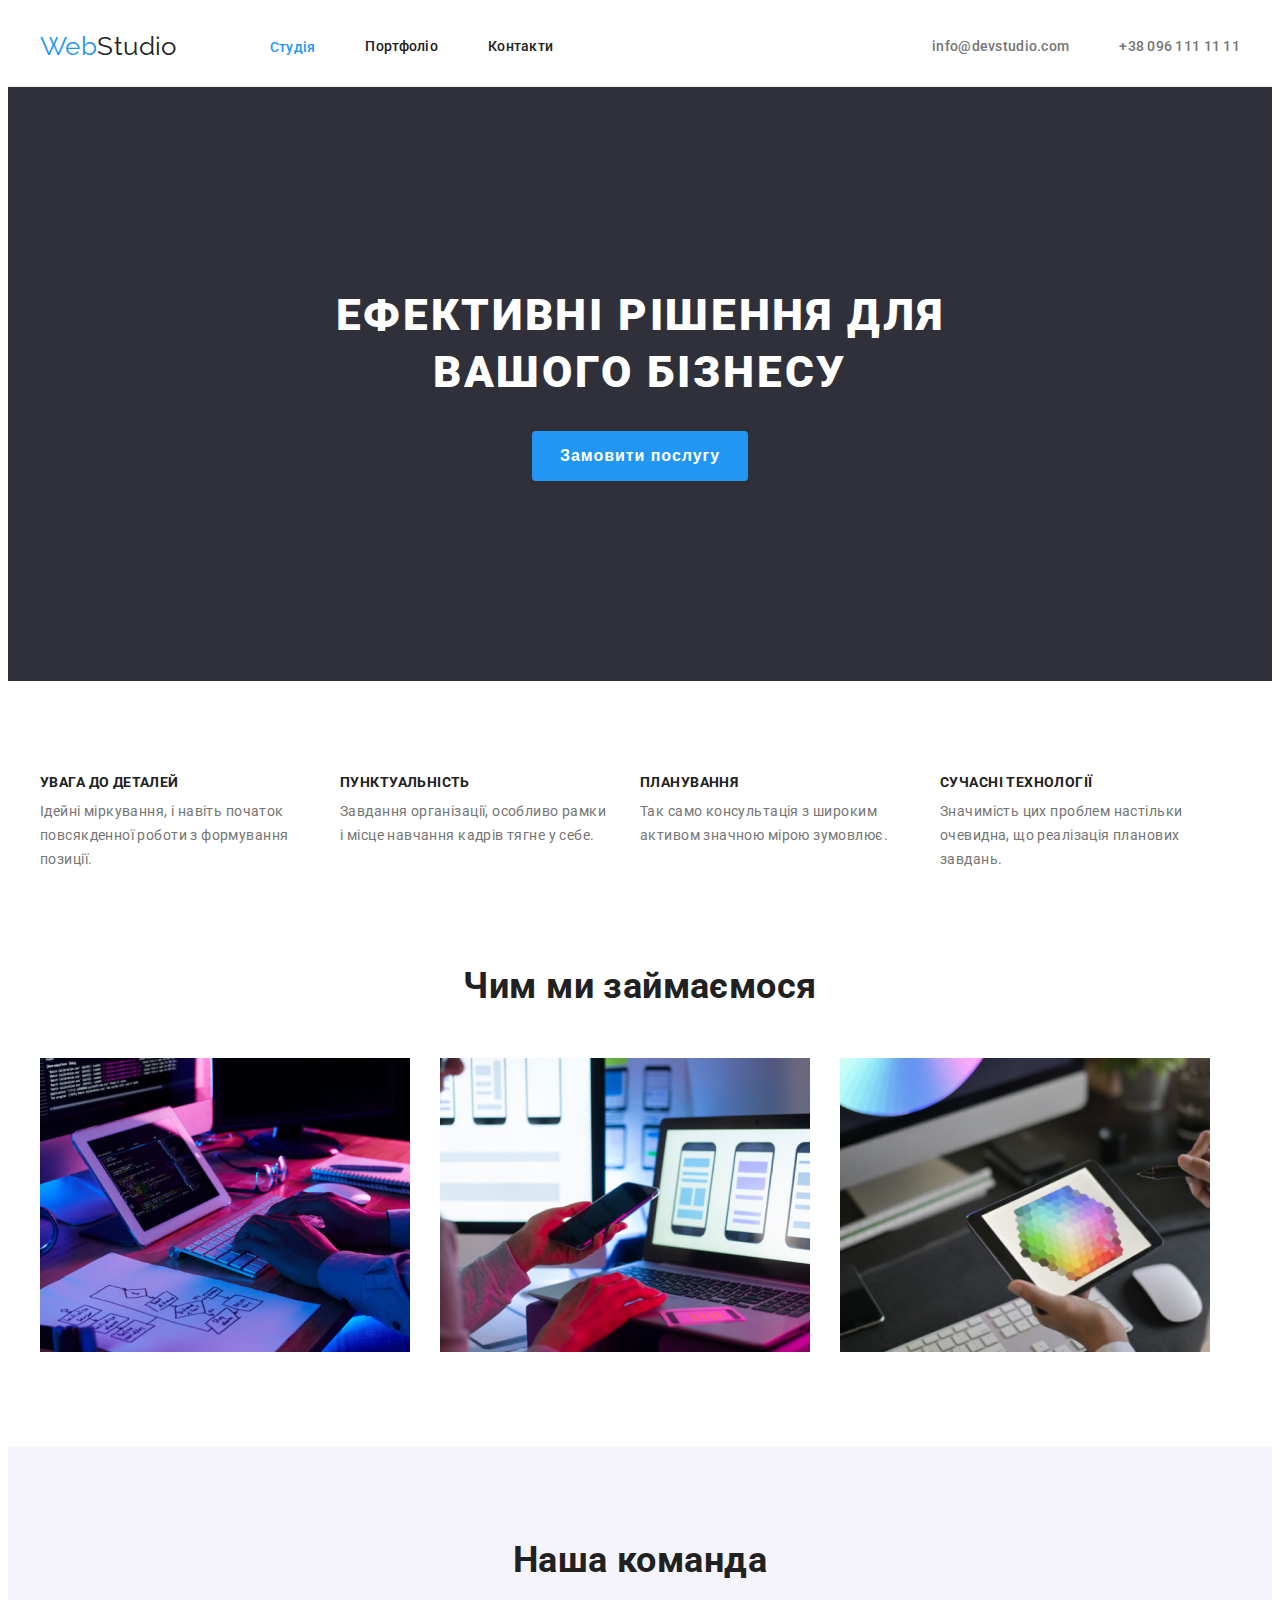
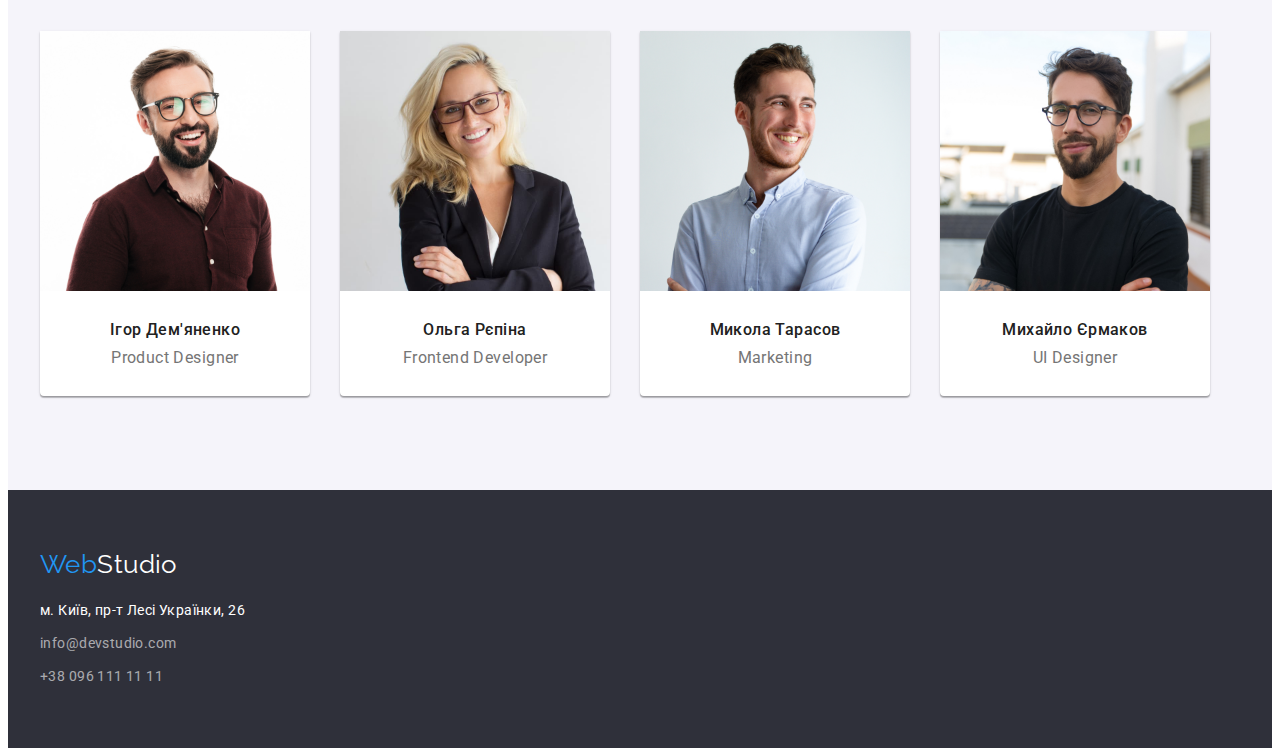
<file: index.html>
<!DOCTYPE html>
<html lang="uk">
  <head>
    <meta charset="UTF-8" />
    <meta http-equiv="X-UA-Compatible" content="IE=edge" />
    <meta name="viewport" content="width=device-width, initial-scale=1.0" />
    <title>Document</title>
    
<link href="https://fonts.googleapis.com/css2?family=Raleway:wght@700&family=Roboto:wght@400;500;700;900&display=swap" 
rel="stylesheet">  
<link rel="stylesheet" href="https://cdnjs.cloudflare.com/ajax/libs/modern-normalize/1.1.0/modern-normalize.min.css" 
integrity="sha512-wpPYUAdjBVSE4KJnH1VR1HeZfpl1ub8YT/NKx4PuQ5NmX2tKuGu6U/JRp5y+Y8XG2tV+wKQpNHVUX03MfMFn9Q==" 
crossorigin="anonymous" 
referrerpolicy="no-referrer" />
<link rel="stylesheet" href="./css/style.css">
  </head>
  <body >
    <header class="header" >
      <div class="container">
        <nav class="nav-navigation-header">
          <a class="logo-link-header" href="index.html">Web<span class="accent-header">Studio</span></a>
          <ul class="list-item">
            <li class="nav-link"><a href="./index.html" class="accent" >Студія</a></li>
            <li class="nav-link"><a href="./portfolio.html" class="nav-link">Портфоліо</a></li>
            <li class="nav-link"><a href="" class="nav-link">Контакти</a></li>
          </ul>
        </nav>
        <div class="container-contacts"> 
        <ul class="list-contact">
          <li class="contacts-link"><a href="mailto:info@devstudio.com" class="contacts-link">info@devstudio.com</a></li>
         <li class="contacts-link"><a href="tel:+380961111111" class="contacts-link" >+38 096 111 11 11</a></li>
        </ul>
      </div>
      </div>
      
    </header>
    <!---------------hero------------->
  <main> 
      <section class="hero section">
        <div class="container"> 
      <h1 class="hero-title">Ефективні рішення для вашого бізнесу</h1>
      <button type="button" class="button-hero">Замовити послугу</button>
    </div>
    </section>
  
      <!-------------advantages------------->
      <section class="advantages section">
        <div class="container">
        <h2 class="visually-hidden">особливості</h2>
        <ul class="advantages-list">
          <li class="advantages-item">
            <h3 class="advantages-title">УВАГА ДО ДЕТАЛЕЙ</h3>
            <p class="advantages-description">
              Ідейні міркування, і навіть початок повсякденної роботи з
              формування позиції.
            </p>
          </li>
          <li class="advantages-item">
            <h3 class="advantages-title">ПУНКТУАЛЬНІСТЬ</h3>
            <p class="advantages-description">
              Завдання організації, особливо рамки і місце навчання кадрів тягне
              у себе.
            </p>
          </li>
          <li class="advantages-item">
            <h3 class="advantages-title">ПЛАНУВАННЯ</h3>
            <p class="advantages-description">
              Так само консультація з широким активом значною мірою зумовлює.
            </p>
          </li>
          <li class="advantages-item">
            <h3 class="advantages-title">СУЧАСНІ ТЕХНОЛОГІЇ</h3>
            <p class="advantages-description">
              Значимість цих проблем настільки очевидна, що реалізація планових
              завдань.
            </p>
          </li>
        </ul>
      </div>
       </section>
        <!----------------Pictures------------->
       
        <section class="pictures-section section">
            <div class=container>
          <h2 class="section-title">Чим ми займаємося</h2>
          <ul class="pictures-list">
            <li>
              <img
                src="./imagens/computer.jpg"
                alt="комеьютер на столі"
                width="370"
              />
            </li>
            <li>
              <img
                src="./imagens/phone.jpg"
                alt="людина тримає телефон "
                width="370"
              />
            </li>
            <li>
              <img
                src="./imagens/color.jpg"
                alt="планшет з кольоровим зображеням "
                width="370"
              />
            </li>
          </ul>
         </div> 
        </section>
          <!--------------Team------------->
          
             <section class="team section">
              <div class="container">
            <h2 class="section-title">Наша команда</h2>
            <ul class="team-list">
              <li class="taem-item">
                <img
                  src="./imagens/img.jpg"
                  alt=" чоловік в окулярах "
                  width="270"
                />
                <h3 class="name-title">Ігор Дем'яненко</h3>
                <p class="description-work">Product Designer</p>
              </li>
    
              <li class="taem-item">
                <img
                  src="./imagens/img-1.jpg"
                  alt="дівчина в чорному жакеті "
                  width="270"
                />
                <h3 class="name-title">Ольга Рєпіна</h3>
                <p class="description-work">Frontend Developer</p>
              </li>
    
              <li class="taem-item">
                <img
                  src="./imagens/img-2.jpg"
                  alt=" чоловік в голубій сорочці "
                  width="270"
                />
                <h3 class="name-title">Микола Тарасов</h3>
                <p class="description-work">Marketing</p>
              </li>
    
              <li class="taem-item">
                <img
                  src="./imagens/img-3.jpg"
                  alt=" чоловік з бородою в окулярах"
                  width="270"
                />
                <h3 class="name-title">Михайло Єрмаков</h3>
                <p class="description-work">UI Designer</p>
              </li>
            </ul>
          </div>
        </section>
     
    </main>
    <!-----------------footer----------------->
      <footer class="footer ">
        <div class="container">
      <a class="logo-link-footer" href="./index.html">Web<span class="accent-footer">Studio</span></a>

      <address class="footer-address">
        <ul class="list">
          <li class="footer-item">
            <a
              href="https://goo.gl/maps/cBfPUUdTkWm3vrpWA"
              target="_blank"
              rel="noopener norefeferrer"
              class="contacts-link-address"
              >м. Київ, пр-т Лесі Українки, 26</a
            >
          </li>

          <li class="footer-item"><a href="mailto:info@devstudio.com" class="contacts-link-footer">info@devstudio.com</a></li>
          <li class="footer-item"><a href="tel:+380961111111" class="contacts-link-footer">+38 096 111 11 11</a></li>
        </ul>
      </address>
    </div> 
    </footer>
 
  </body>
</html>
</file>
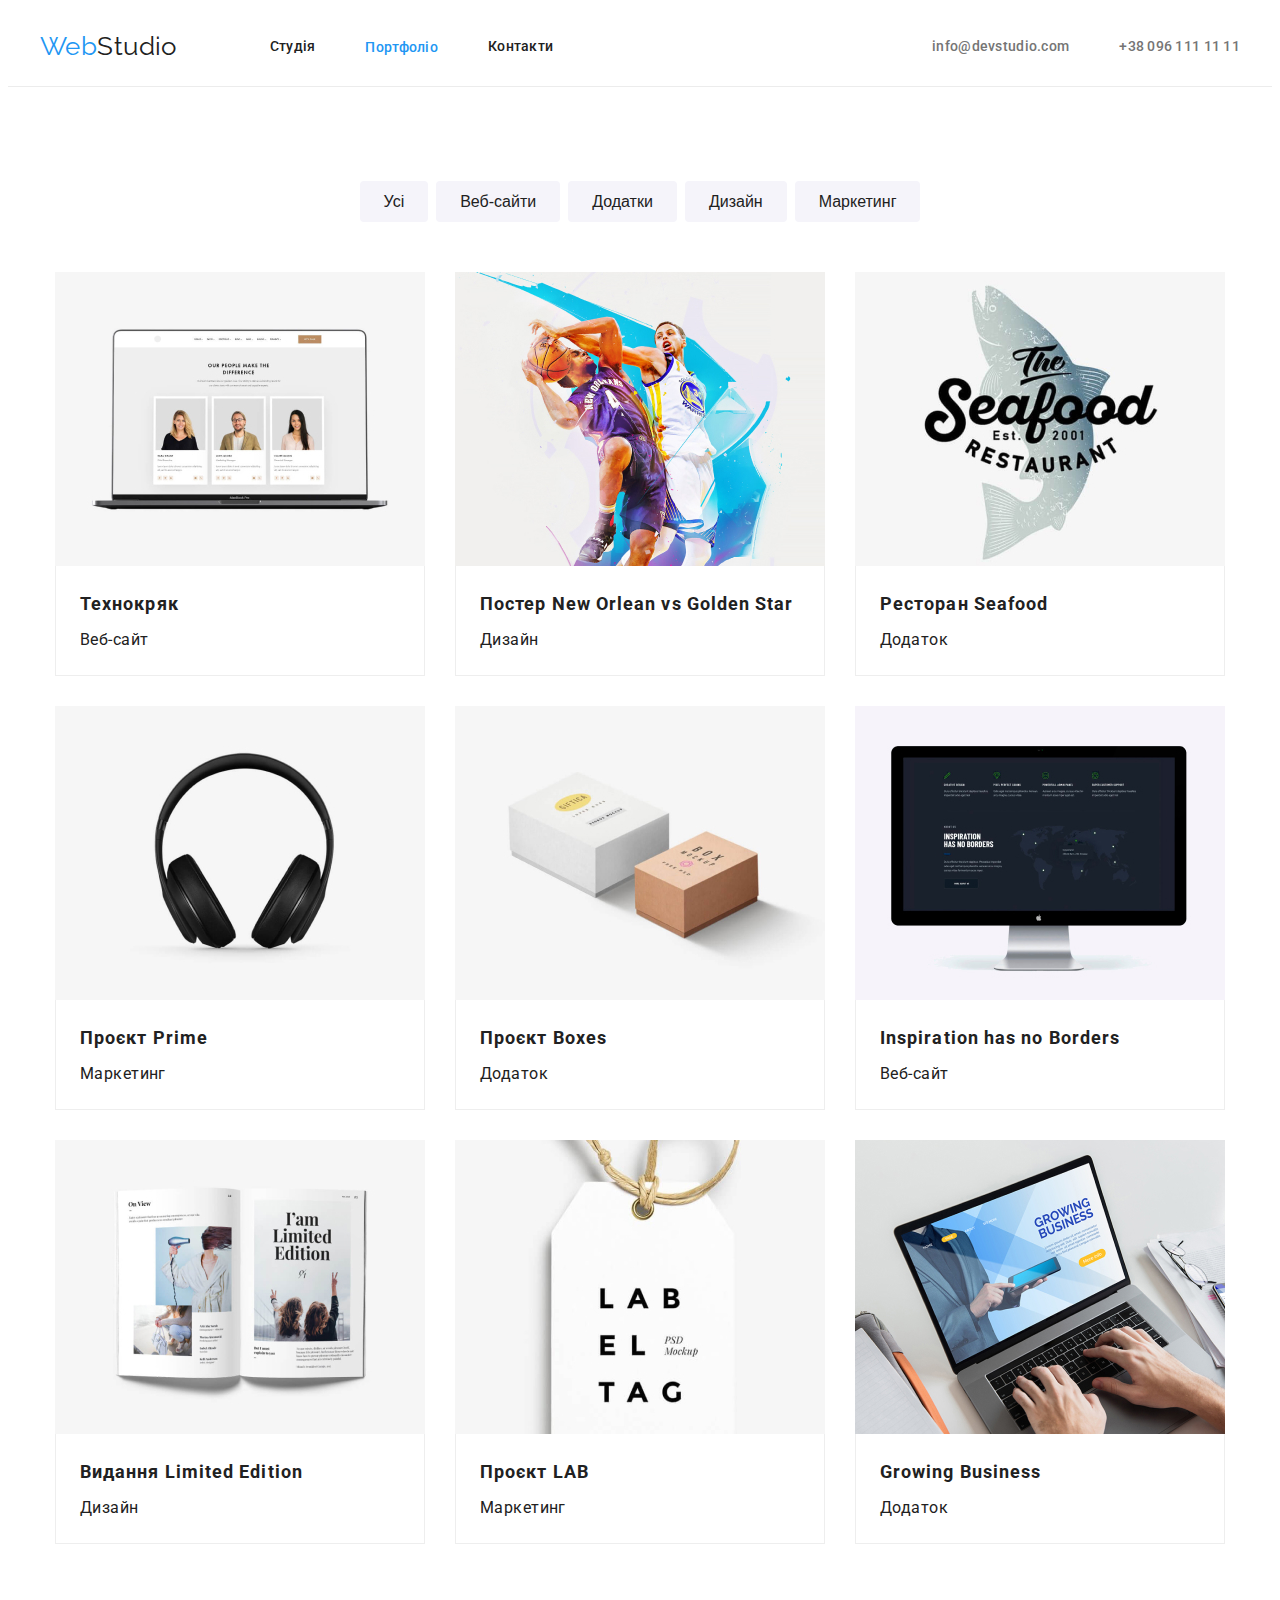
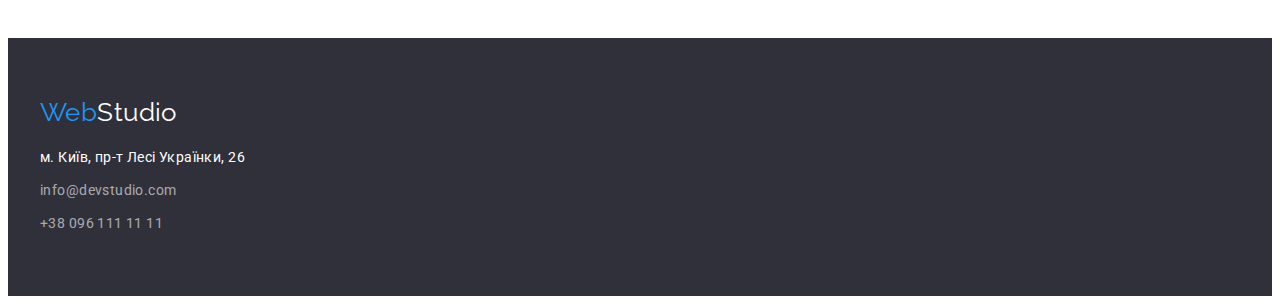
<file: portfolio.html>
<!DOCTYPE html>
<html lang="uk">
<head>
    <meta charset="UTF-8">
    <meta http-equiv="X-UA-Compatible" content="IE=edge">
    <meta name="viewport" content="width=device-width, initial-scale=1.0">
    <title>Document</title>
    <link rel="preconnect" href="https://fonts.googleapis.com">
    <link rel="preconnect" href="https://fonts.gstatic.com" crossorigin>
    <link href="https://fonts.googleapis.com/css2?family=Raleway:wght@700&family=Roboto:wght@400;500;700;900&display=swap" 
    rel="stylesheet">
    <link rel="stylesheet" href="https://cdnjs.cloudflare.com/ajax/libs/modern-normalize/1.1.0/modern-normalize.min.css" 
      integrity="sha512-wpPYUAdjBVSE4KJnH1VR1HeZfpl1ub8YT/NKx4PuQ5NmX2tKuGu6U/JRp5y+Y8XG2tV+wKQpNHVUX03MfMFn9Q==" 
      crossorigin="anonymous" 
      referrerpolicy="no-referrer"/>
    <link rel="stylesheet" href="./css/style.css">
</head>
  <body>
    <header class="header" >
      <div class="container">
        <nav class="nav-navigation-header">
          <a class="logo-link-header" href="index.html">Web<span class="accent-header">Studio</span></a>
          <ul class="list-item">
            <li class="nav-link"><a href="./index.html" class="nav-link" >Студія</a></li>
            <li class="nav-link"><a href="./portfolio.html"  class="accent"class="nav-link">Портфоліо</a></li>
            <li class="nav-link"><a href=""class="nav-link">Контакти</a></li>
          </ul>
        </nav>
        <div class="container-contacts"> 
        <ul class="list-contact">
          <li class="contacts-link"><a href="mailto:info@devstudio.com" class="contacts-link">info@devstudio.com</a></li>
         <li class="contacts-link"><a href="tel:+380961111111"class="contacts-link" >+38 096 111 11 11</a></li>
        </ul>
      </div>
      </div>
      </header>
        <main>
        <!--button-->
        <section class="section"> 
          <div class="container">
          <h1 class="visually-hidden">Кнопки</h1>
          <ul class="list-btn">
           <li class="filter-item"><button type="button" class="buttons">Усі</button></li>
           <li class="filter-item"><button type="button" class="buttons">Веб-сайти</button></li>
           <li class="filter-item"><button type="button" class="buttons">Додатки</button></li>
           <li class="filter-item"><button type="button" class="buttons">Дизайн</button></li>
           <li class="filter-item"><button type="button" class="buttons">Маркетинг</button></li>
        </ul>

      <!--images-->
        <ul class="portfolio-list">
          <li class="portfolio-item">
         <img src="./imagens/tehno.jpg"
         alt="сайт технокряк"
         width="370"/>
         <div class="images-content">
            <h2 class="portfolio-title">Технокряк</h2>
            <p class="portfolio-paragraf"> Веб-сайт</p>
          </div></li>
          <li class="portfolio-item">
          <img src="./imagens/poster.jpg"
          alt="баскетбольний постер"
          width="370"/>
          <div class="images-content">
            <h2 class="portfolio-title">Постер New Orlean vs Golden Star</h2>
            <p class="portfolio-paragraf">Дизайн</p>
          </div></li>
          <li class="portfolio-item">
          <img src="./imagens/seafood.jpg"
          alt="логотип Seafood "
          width="370"/>
          <div class="images-content">
            <h2 class="portfolio-title">Ресторан Seafood</h2>
            <p class="portfolio-paragraf">Додаток</p>
          </div></li>
          <li class="portfolio-item">
          <img src="./imagens/earphones.jpg"
          alt="навушники"
          width="370">
          <div class="images-content">
            <h2 class="portfolio-title">Проєкт Prime</h2>
            <p class="portfolio-paragraf">Маркетинг</p>
          </div></li>
          <li class="portfolio-item">
          <img src="./imagens/box.jpg"
          alt="коробки"
          width="370"/>
          <div class="images-content">
            <h2 class="portfolio-title">Проєкт Boxes</h2>
            <p class="portfolio-paragraf">Додаток</p>
          </div></li>
          <li class="portfolio-item">
          <img src="./imagens/airmac.jpg"
          alt="монітор"
          width="370"/>
          <div class="images-content">
            <h2 class="portfolio-title">Inspiration has no Borders</h2>
            <p class="portfolio-paragraf">Веб-сайт</p>
          </div></li>
          <li class="portfolio-item">
          <img src="./imagens/magazine.jpg"
          alt="журнал"
          width="370"/>
          <div class="images-content">
            <h2 class="portfolio-title">Видання Limited Edition</h2>
            <p class="portfolio-paragraf">Дизайн</p>
          </div></li>
          <li class="portfolio-item">
          <img src="./imagens/LAB.jpg"
          alt="бірка"
          width="370"/>
          <div class="images-content">
            <h2 class="portfolio-title">Проєкт LAB</h2>
            <p class="portfolio-paragraf">Маркетинг</p>
          </div></li>
          <li class="portfolio-item">
          <img src="./imagens/grow.jpg"
          alt="ноутбук з сайтом "
          width="370"/>
          <div class="images-content">
            <h2 class="portfolio-title">Growing Business</h2>
            <p class="portfolio-paragraf">Додаток</p>
          </div></li>
        </ul>
      </div>
      </section>
    </main>
    <footer class="footer ">
      <div class="container">
    <a class="logo-link-footer" href="./index.html">Web<span class="accent-footer">Studio</span></a>

    <address class="footer-address">
      <ul class="list">
        <li class="footer-item">
          <a
            href="https://goo.gl/maps/cBfPUUdTkWm3vrpWA"
            target="_blank"
            rel="noopener norefeferrer"
            class="contacts-link-address"
            >м. Київ, пр-т Лесі Українки, 26</a
          >
        </li>

        <li class="footer-item"><a href="mailto:info@devstudio.com" class="contacts-link-footer">info@devstudio.com</a></li>
        <li class="footer-item"><a href="tel:+380961111111" class="contacts-link-footer">+38 096 111 11 11</a></li>
      </ul>
    </address>
  </div> 
  </footer>
      
</body>
</html>
</file>
<file: css/style.css>
:root{
   --primary-text-color:#757575;
   --title-text-color:#212121;
   --accent-color:#2196F3;
   --primary-backgroungd-color:#FFFFFF;
   --background-color:#2F303A;
   --team-backgroung-color:#F5F4FA;
   --gap:30px;
}
/*------------------reset---------------*/
.visually-hidden {
  position: absolute;
  white-space: nowrap;
  width: 1px;
  height: 1px;
  overflow: hidden;
  border: 0;
  padding: 0;
  clip: rect(0 0 0 0);
  clip-path: inset(50%);
  margin: -1px;
} 
.section { 
  padding: 94px 0;
}
img {
  display: block;
  max-width: 100%;
  height: auto;
}
p,h1,h2,h3,h4,h5,h6,ul,ol {
margin: 0;
padding-left:0 ;
list-style-type: none;
}
.header >.container{
  display: flex;
  align-items: center;
}
.container {
  width: 1200px;
  padding: 0 15px;
  margin: 0 auto;
}
.list-contact{
  display: flex;
  align-items: center;
  gap: 50px;
}
.list{
   list-style-type: none;
   display: inline;
}
body{
font-family:"Roboto";
font-size: 14px;
letter-spacing: 0.03em;
list-style-type:none;
text-decoration: none;
color:var(--title-text-color);
background-color: var(--primary-backgroungd-color);
}
.accent{
   color:var(--accent-color);
 text-decoration: none;
 font-weight: 500;
 line-height: 16px;
}
/*-------------------header----------------*/
header{

  border-bottom: 1px solid #ececec;
}
.list-item{
  display: flex;
  gap: 50px;
}
.logo-link-header{
  margin-right: 93px;
  padding-top: 24px;
  padding-bottom: 25px;
   font-family: 'Raleway';
   font-size: 26px;
   line-height: 1.1;
   text-decoration:none;
   color: var(--accent-color);
}
.nav-navigation-header{
  display: flex;
  align-items: center;
}
.container-contacts{
  margin-left: auto;
}
.nav-link,.contacts-link{
  text-decoration: none;
   font-weight: 500;
   line-height: 1.1;
   letter-spacing: 0.02em;
     color:var(--title-text-color);
 }
  .contacts-link{
  color: var(--primary-text-color);}

.accent-header{
   color: var(--title-text-color);}
.nav-link:hover{
    color:var(--accent-color)
}
.contacts-link:hover{
color:var(--accent-color)
}
/*------------------ hero---------------------*/
 .hero{
    background-color:var(--background-color);
    padding: 200px 0;
  text-align: center; }
    
 .hero-title{
  text-align: center;
 margin: 0 auto;
 margin-bottom: 30px;
 max-width: 696px;
  
   font-weight: 900;
   font-size: 44px;
   line-height:1.3;
   letter-spacing: 0.06em;
   text-transform: uppercase;
   color:var(--primary-backgroungd-color);
 }
 .button-hero{
   margin: 0 auto;
   border-radius: 4px;
   border: none;
   min-width: 216px;
   height: 50px;

   cursor: pointer;

   font-size: 16px;
   font-weight: 900;
   line-height:1.8;
   letter-spacing: 0.06em;
   color:#FFFFFF;
   background-color:var(--accent-color);
    }
.button:hover,
.button-hero:focus,
.button-hero:active { 
  text-align: center; 
  font-weight: 500; 
font-size: 16px;
 line-height: 1.62; 
letter-spacing: 0.03em; 
color: var(--active-btn-color); 
background-color: var(--active-btn-background-color);
}
    /*--------------advantages----------------*/
    .advantages-item{
      width: 270px;
    }
 .advantages-title{
margin-bottom: 10px;
font-size: 14px;
line-height: 1.1;
text-transform: uppercase;
 }
 .advantages-list,.team-list{
display: flex;
gap: 30px;
 }
 .advantages-description{
line-height: 1.7;
color:var(--primary-text-color)

 }
 .section-title{
font-size: 36px;
line-height:1.16;
text-align: center;
margin-bottom: 50px;
 }
 /*--------------pictures------------------*/
 .pictures-section{
padding-top: 0;
 }
 .pictures-list{
display: flex;
gap: 30px;
 }
 /*----------------team------------------*/
 .team{
   background-color: var(--team-backgroung-color);
 }
 .name-title{
  margin-top: 30px;
font-weight: 500;
font-size: 16px;
line-height: 1.1;
text-align: center;
margin-bottom: 10px;
color:var(--title-text-color);
 }
 .description-work{
font-size: 16px;
line-height: 1.1;
text-align: center;
color:var(--primary-text-color);
 }
 .taem-item{ 
  padding-bottom: 30px;
  background-color: #FFFFFF;

  box-shadow: 
   0px 1px 3px rgba(0, 0, 0, 0.12),
   0px 1px 1px rgba(0, 0, 0, 0.14), 
   0px 2px 1px rgba(0, 0, 0, 0.2);
   border-radius: 0px 0px 4px 4px;
 }
 /*----------------footer content-------------*/
 .logo-link-footer{
  font-family: 'Raleway';
  font-size: 26px;
  line-height: 1.1;
  color:var(--accent-color);
  text-decoration:none;
  color: var(--accent-color);
  margin-bottom: 20px;
}
 .accent-footer{
   color: rgba(255, 255, 255, 1);}
.contacts-link-footer{
  font-style: normal;
 text-decoration: none;
line-height:1.7;
color: rgba(255, 255, 255, 0.6);
   }
   .contacts-link-address{
   font-style:normal;
   text-decoration: none;
   line-height:1.7;
   color: var(--primary-backgroungd-color);
  
   }
   .footer{
      background-color:var(--background-color);
      padding: 60px 0;
   }
   .footer-address{
    margin-top: 20px;
   }
   .footer-item:not(:last-child) { 
    margin-bottom: 9px;
  }
   
   
   /*------------------portfolio---------------*/
   /*button*/
  .list-btn{
    display: flex;
    justify-content: center;
    margin: 0;
    margin-bottom: 50px;
    gap: 8px;

  }
   .buttons{
display: block;
text-align: center;
padding: 6px 22px;
border-radius: 4px;
border-color: transparent;

   cursor: pointer;
   font-weight: 500;
   font-size: 16px;
   line-height: 1.6;
   text-align: center;
   color:var(--title-text-color);
   background: #F5F4FA;
   border-radius: 4px;
  }
  .button{
   background: var(--primary-backgroungd-color);
  }
  .buttons:hover{
font-weight: 500;
font-size: 16px;
line-height: 1.6;
text-align: center;
color:var(--primary-backgroungd-color);
background:var(--accent-color);
box-shadow: 0px 3px 1px rgba(0, 0, 0, 0.1),
0px 1px 2px rgba(0, 0, 0, 0.08), 
0px 2px 2px rgba(0, 0, 0, 0.12);
border-radius: 4px;
  }
  .portfolio-list{
    display: flex;
    flex-wrap: wrap;
    justify-content: center;
    gap: 30px;
  }

  .portfolio-title{
margin-bottom:4px ;

font-size: 18px;
line-height:2;
letter-spacing: 0.06em;
color:var(--title-text-color);
  }
  .portfolio-item{
    gap: 30px;
    flex-basis: calc(100% / 3- var(--gap));
  }
  .portfolio-paragraf{
font-size: 16px;
line-height: 1.8;
color:var(--parimary-text-color);
  }
.images-content{
  padding: 20px 24px ;
  border-left: 1px solid #eeeeee;
  border-bottom: 1px solid #eeeeee ;
  border-right: 1px solid #eeeeee ;
}
</file>
